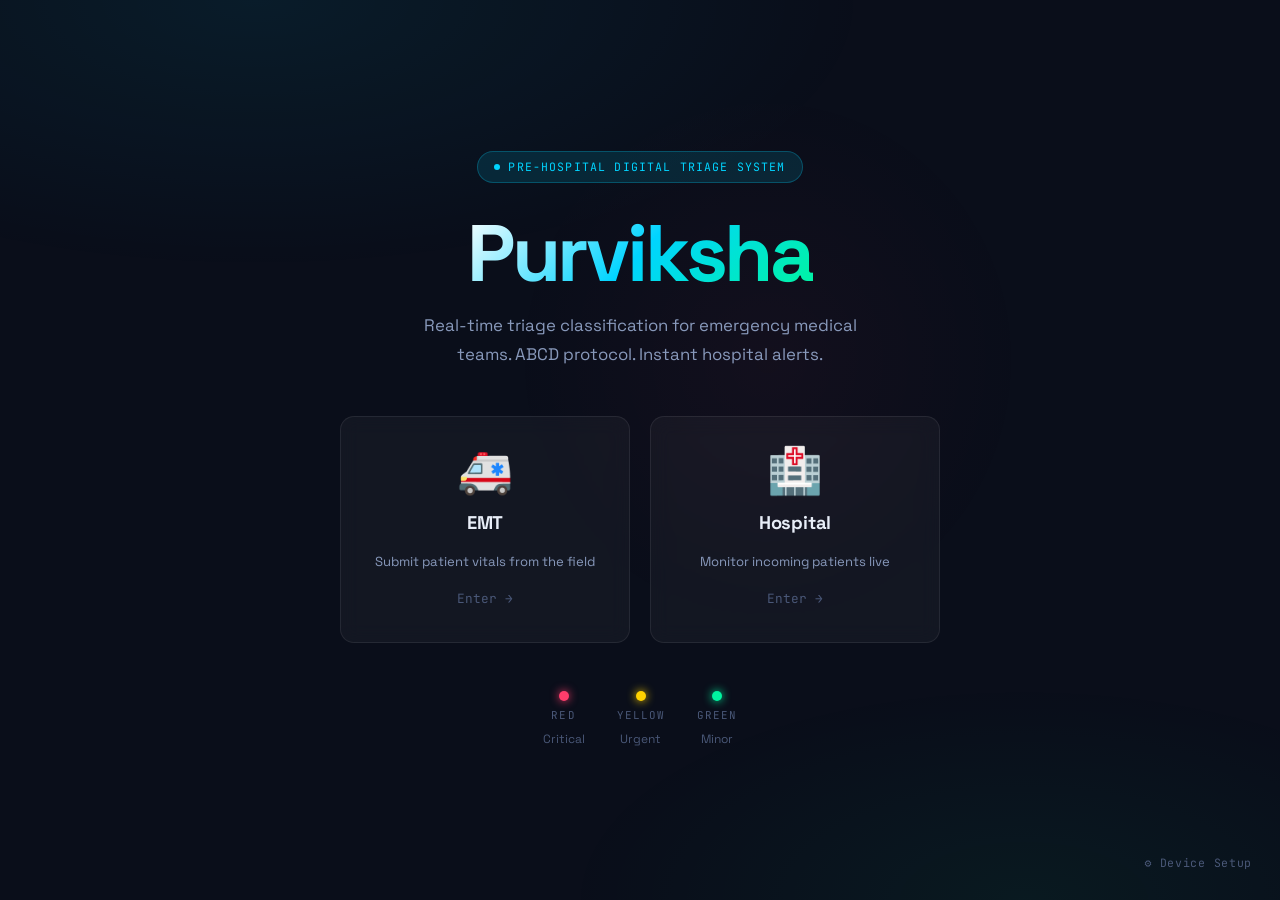
<file: index.html>
<!DOCTYPE html>
<html lang="en">
<head>
  <meta charset="UTF-8">
  <meta name="viewport" content="width=device-width, initial-scale=1.0">
  <title>Purviksha — Pre-Hospital Triage</title>
  <link rel="stylesheet" href="style.css">
  <style>
    .hero {
      min-height: 100vh;
      display: flex;
      flex-direction: column;
      align-items: center;
      justify-content: center;
      padding: 40px 20px;
      text-align: center;
      position: relative;
    }

    .hero-badge {
      display: inline-flex;
      align-items: center;
      gap: 8px;
      background: var(--cyan-dim);
      border: 1px solid rgba(0,212,255,0.25);
      border-radius: 50px;
      padding: 6px 16px;
      font-family: var(--mono);
      font-size: 0.72rem;
      color: var(--cyan);
      letter-spacing: 0.1em;
      text-transform: uppercase;
      margin-bottom: 28px;
      animation: fadeInUp 0.5s ease forwards;
    }

    .hero-badge .dot {
      width: 6px; height: 6px;
      background: var(--cyan);
      border-radius: 50%;
      animation: pulse-ring 2s infinite;
    }

    .hero-title {
      font-size: clamp(2.8rem, 7vw, 5rem);
      font-weight: 800;
      letter-spacing: -0.04em;
      line-height: 1.05;
      margin-bottom: 16px;
      background: linear-gradient(135deg, #ffffff 0%, var(--cyan) 50%, var(--green) 100%);
      -webkit-background-clip: text;
      -webkit-text-fill-color: transparent;
      background-clip: text;
      animation: fadeInUp 0.5s 0.1s ease both;
    }

    .hero-sub {
      font-size: 1.05rem;
      color: var(--text-mid);
      max-width: 480px;
      margin: 0 auto 48px;
      line-height: 1.7;
      animation: fadeInUp 0.5s 0.2s ease both;
    }

    .role-grid {
      display: grid;
      grid-template-columns: 1fr 1fr;
      gap: 20px;
      max-width: 600px;
      width: 100%;
      margin-bottom: 48px;
      animation: fadeInUp 0.5s 0.3s ease both;
    }

    .role-card {
      background: var(--surface);
      border: 1px solid var(--border);
      border-radius: var(--radius);
      padding: 32px 24px;
      cursor: pointer;
      text-decoration: none;
      display: flex;
      flex-direction: column;
      align-items: center;
      gap: 14px;
      transition: all var(--transition);
      backdrop-filter: blur(10px);
      position: relative;
      overflow: hidden;
    }

    .role-card::before {
      content: '';
      position: absolute;
      inset: 0;
      opacity: 0;
      transition: opacity var(--transition);
      border-radius: var(--radius);
    }

    .role-card.emt::before {
      background: radial-gradient(circle at 50% 0%, rgba(0,212,255,0.15) 0%, transparent 70%);
    }

    .role-card.hosp::before {
      background: radial-gradient(circle at 50% 0%, rgba(0,245,160,0.15) 0%, transparent 70%);
    }

    .role-card:hover {
      border-color: var(--border-hi);
      transform: translateY(-4px);
    }

    .role-card.emt:hover {
      border-color: rgba(0,212,255,0.4);
      box-shadow: 0 8px 32px rgba(0,212,255,0.15);
    }

    .role-card.hosp:hover {
      border-color: rgba(0,245,160,0.4);
      box-shadow: 0 8px 32px rgba(0,245,160,0.15);
    }

    .role-card:hover::before { opacity: 1; }

    .role-icon {
      font-size: 2.8rem;
      line-height: 1;
    }

    .role-title {
      font-size: 1.15rem;
      font-weight: 700;
      color: var(--text);
      letter-spacing: -0.01em;
    }

    .role-desc {
      font-size: 0.82rem;
      color: var(--text-mid);
      text-align: center;
      line-height: 1.5;
    }

    .role-arrow {
      font-size: 0.8rem;
      font-family: var(--mono);
      color: var(--text-dim);
      margin-top: 4px;
      transition: color var(--transition);
    }

    .role-card.emt:hover .role-arrow { color: var(--cyan); }
    .role-card.hosp:hover .role-arrow { color: var(--green); }

    /* Triage legend */
    .triage-legend {
      display: flex;
      gap: 32px;
      animation: fadeInUp 0.5s 0.4s ease both;
    }

    .legend-item {
      display: flex;
      flex-direction: column;
      align-items: center;
      gap: 6px;
    }

    .legend-dot {
      width: 10px; height: 10px;
      border-radius: 50%;
    }

    .legend-dot.red    { background: var(--red);    box-shadow: 0 0 10px var(--red); }
    .legend-dot.yellow { background: var(--yellow); box-shadow: 0 0 10px var(--yellow); }
    .legend-dot.green  { background: var(--green);  box-shadow: 0 0 10px var(--green); }

    .legend-label {
      font-family: var(--mono);
      font-size: 0.68rem;
      text-transform: uppercase;
      letter-spacing: 0.1em;
      color: var(--text-dim);
    }

    .legend-desc {
      font-size: 0.75rem;
      color: var(--text-dim);
    }

    .setup-link {
      position: absolute;
      bottom: 28px;
      right: 28px;
      font-family: var(--mono);
      font-size: 0.72rem;
      color: var(--text-dim);
      text-decoration: none;
      letter-spacing: 0.06em;
      transition: color var(--transition);
    }

    .setup-link:hover { color: var(--cyan); }

    @media (max-width: 500px) {
      .role-grid { grid-template-columns: 1fr; }
      .triage-legend { gap: 20px; }
    }
  </style>
</head>
<body>

  <div class="hero">

    <div class="hero-badge">
      <div class="dot"></div>
      Pre-Hospital Digital Triage System
    </div>

    <h1 class="hero-title">Purviksha</h1>

    <p class="hero-sub">
      Real-time triage classification for emergency medical teams.
      ABCD protocol. Instant hospital alerts.
    </p>

    <div class="role-grid">
      <a href="triage.html" class="role-card emt">
        <div class="role-icon">🚑</div>
        <div class="role-title">EMT</div>
        <div class="role-desc">Submit patient vitals from the field</div>
        <div class="role-arrow">Enter →</div>
      </a>

      <a href="dashboard.html" class="role-card hosp">
        <div class="role-icon">🏥</div>
        <div class="role-title">Hospital</div>
        <div class="role-desc">Monitor incoming patients live</div>
        <div class="role-arrow">Enter →</div>
      </a>
    </div>

    <div class="triage-legend">
      <div class="legend-item">
        <div class="legend-dot red"></div>
        <div class="legend-label">Red</div>
        <div class="legend-desc">Critical</div>
      </div>
      <div class="legend-item">
        <div class="legend-dot yellow"></div>
        <div class="legend-label">Yellow</div>
        <div class="legend-desc">Urgent</div>
      </div>
      <div class="legend-item">
        <div class="legend-dot green"></div>
        <div class="legend-label">Green</div>
        <div class="legend-desc">Minor</div>
      </div>
    </div>

    <a href="setup.html" class="setup-link">⚙ Device Setup</a>

  </div>

</body>
</html>
</file>
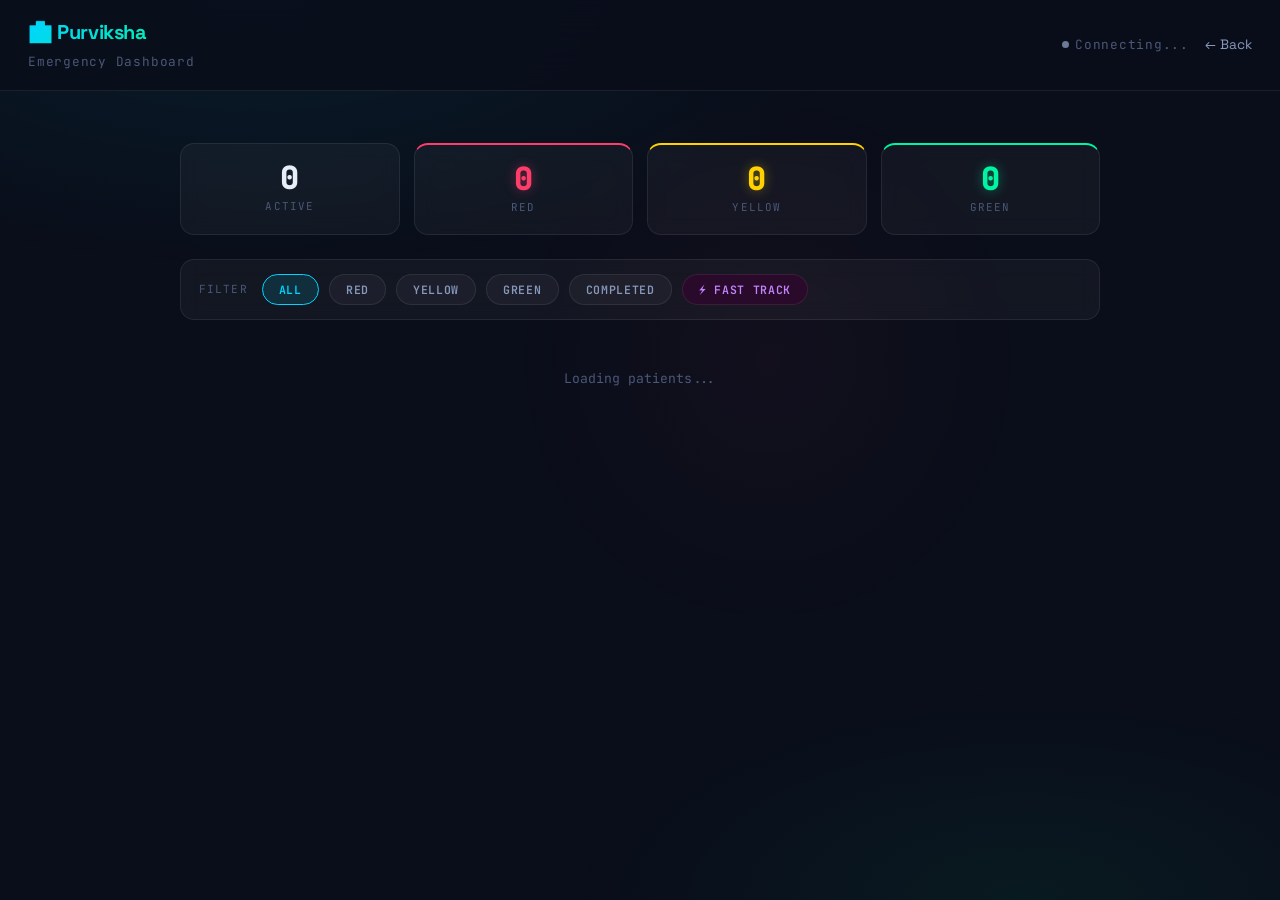
<file: dashboard.html>
<!DOCTYPE html>
<html lang="en">
<head>
  <meta charset="UTF-8">
  <meta name="viewport" content="width=device-width, initial-scale=1.0">
  <title>Purviksha — Hospital Dashboard</title>
  <link rel="stylesheet" href="style.css">
  <style>
    /* Stats grid */
    .stats-grid {
      display: grid;
      grid-template-columns: repeat(4, 1fr);
      gap: 14px;
      margin-bottom: 24px;
    }

    .stat-card {
      background: var(--surface);
      border: 1px solid var(--border);
      border-radius: var(--radius);
      padding: 18px 14px;
      text-align: center;
      backdrop-filter: blur(10px);
      transition: all var(--transition);
      cursor: pointer;
    }

    .stat-card:hover { border-color: var(--border-hi); transform: translateY(-2px); }

    .stat-card.active-filter { border-color: var(--cyan); box-shadow: 0 0 16px rgba(0,212,255,0.2); }

    .stat-num {
      font-size: 2rem;
      font-weight: 800;
      font-family: var(--mono);
      line-height: 1;
      margin-bottom: 4px;
    }

    .stat-label {
      font-size: 0.68rem;
      font-family: var(--mono);
      text-transform: uppercase;
      letter-spacing: 0.1em;
      color: var(--text-dim);
    }

    .stat-card.total .stat-num   { color: var(--text); }
    .stat-card.red .stat-num     { color: var(--red);    text-shadow: 0 0 12px rgba(255,61,107,0.4); }
    .stat-card.yellow .stat-num  { color: var(--yellow); text-shadow: 0 0 12px rgba(255,210,0,0.4); }
    .stat-card.green .stat-num   { color: var(--green);  text-shadow: 0 0 12px rgba(0,245,160,0.4); }
    .stat-card.comp .stat-num    { color: var(--gray); }

    .stat-card.red    { border-top: 2px solid var(--red); }
    .stat-card.yellow { border-top: 2px solid var(--yellow); }
    .stat-card.green  { border-top: 2px solid var(--green); }
    .stat-card.comp   { border-top: 2px solid var(--gray); }

    /* Filter bar */
    .filter-bar {
      background: var(--surface);
      border: 1px solid var(--border);
      border-radius: var(--radius);
      padding: 14px 18px;
      margin-bottom: 20px;
      display: flex;
      gap: 10px;
      align-items: center;
      flex-wrap: wrap;
      backdrop-filter: blur(10px);
    }

    .filter-label {
      font-family: var(--mono);
      font-size: 0.7rem;
      text-transform: uppercase;
      letter-spacing: 0.1em;
      color: var(--text-dim);
      margin-right: 4px;
    }

    .filter-btn {
      padding: 7px 16px;
      border-radius: 50px;
      font-family: var(--mono);
      font-size: 0.72rem;
      font-weight: 600;
      letter-spacing: 0.06em;
      text-transform: uppercase;
      cursor: pointer;
      border: 1px solid var(--border);
      background: var(--surface);
      color: var(--text-mid);
      transition: all var(--transition);
    }

    .filter-btn:hover { border-color: var(--border-hi); color: var(--text); }
    .filter-btn.active { background: var(--cyan-dim); border-color: var(--cyan); color: var(--cyan); }
    .filter-btn.f-red.active    { background: var(--red-dim);    border-color: var(--red);    color: var(--red); }
    .filter-btn.f-yellow.active { background: var(--yellow-dim); border-color: var(--yellow); color: var(--yellow); }
    .filter-btn.f-green.active  { background: var(--green-dim);  border-color: var(--green);  color: var(--green); }
    .filter-btn.f-comp.active   { background: var(--gray-dim);   border-color: var(--gray);   color: var(--gray); }



    /* Live alert banner */
    .live-alert {
      display: none;
      background: var(--red-dim);
      border: 1px solid rgba(255,61,107,0.4);
      border-radius: var(--radius);
      padding: 16px 20px;
      margin-bottom: 20px;
      animation: glow-pulse 1.5s infinite;
    }

    .live-alert-title {
      font-family: var(--mono);
      font-size: 0.75rem;
      color: var(--red);
      font-weight: 700;
      letter-spacing: 0.1em;
      text-transform: uppercase;
      margin-bottom: 8px;
    }

    /* Patient cards */
    .patient-card {
      background: var(--surface);
      border: 1px solid var(--border);
      border-radius: var(--radius);
      padding: 18px 20px;
      margin-bottom: 12px;
      backdrop-filter: blur(8px);
      transition: all var(--transition);
      animation: fadeInUp 0.3s ease forwards;
    }

    .patient-card:hover { border-color: var(--border-hi); }

    .patient-card.RED {
      border-color: rgba(255,61,107,0.3);
      box-shadow: inset 4px 0 0 var(--red), 0 0 0 1px rgba(255,61,107,0.15);
    }

    .patient-card.YELLOW {
      border-color: rgba(255,210,0,0.3);
      box-shadow: inset 4px 0 0 var(--yellow), 0 0 0 1px rgba(255,210,0,0.15);
    }

    .patient-card.GREEN {
      border-color: rgba(0,245,160,0.3);
      box-shadow: inset 4px 0 0 var(--green), 0 0 0 1px rgba(0,245,160,0.15);
    }

    .patient-card.completed {
      opacity: 0.5;
      filter: grayscale(0.5);
    }

    /* Status action buttons */
    .status-btn {
      padding: 6px 14px;
      border-radius: 50px;
      font-family: var(--mono);
      font-size: 0.7rem;
      font-weight: 600;
      letter-spacing: 0.06em;
      cursor: pointer;
      border: 1px solid var(--border);
      background: var(--surface);
      color: var(--text-mid);
      transition: all var(--transition);
    }

    .status-btn.receive { border-color: rgba(0,212,255,0.3); color: var(--cyan); }
    .status-btn.receive:hover { background: var(--cyan-dim); }
    .status-btn.treat { border-color: rgba(0,245,160,0.3); color: var(--green); }
    .status-btn.treat:hover { background: var(--green-dim); }

    .conn-status {
      font-family: var(--mono);
      font-size: 0.75rem;
      display: flex;
      align-items: center;
      gap: 6px;
    }

    .conn-dot {
      width: 7px; height: 7px;
      border-radius: 50%;
      background: var(--gray);
    }

    .conn-dot.live { background: var(--green); box-shadow: 0 0 8px var(--green); animation: pulse-ring 2s infinite; }
    .conn-dot.dead { background: var(--red); }

    @media (max-width: 600px) {
      .stats-grid { grid-template-columns: repeat(3, 1fr); }
    }
  </style>
</head>
<body>

  <div class="header">
    <div>
      <h1>🏥 Purviksha</h1>
      <span id="hospitalName">Emergency Dashboard</span>
    </div>
    <div style="margin-left: auto; display: flex; align-items: center; gap: 16px;">
      <div class="conn-status" id="connStatus">
        <div class="conn-dot" id="connDot"></div>
        <span id="connText">Connecting...</span>
      </div>
      <a href="index.html">← Back</a>
    </div>
  </div>

  <div class="container" style="margin-top: 28px;">

    <!-- STATS -->
    <div class="stats-grid">
      <div class="stat-card total" onclick="filterCards('ALL')">
        <div class="stat-num" id="count-total">0</div>
        <div class="stat-label">Active</div>
      </div>
      <div class="stat-card red" onclick="filterCards('RED')">
        <div class="stat-num" id="count-red">0</div>
        <div class="stat-label">Red</div>
      </div>
      <div class="stat-card yellow" onclick="filterCards('YELLOW')">
        <div class="stat-num" id="count-yellow">0</div>
        <div class="stat-label">Yellow</div>
      </div>
      <div class="stat-card green" onclick="filterCards('GREEN')">
        <div class="stat-num" id="count-green">0</div>
        <div class="stat-label">Green</div>
      </div>
    </div>

    <!-- FILTER BAR -->
    <div class="filter-bar">
      <span class="filter-label">Filter</span>
      <button class="filter-btn active" id="fbAll"      onclick="filterCards('ALL')">All</button>
      <button class="filter-btn f-red"   id="fbRed"      onclick="filterCards('RED')">Red</button>
      <button class="filter-btn f-yellow" id="fbYellow"  onclick="filterCards('YELLOW')">Yellow</button>
      <button class="filter-btn f-green"  id="fbGreen"   onclick="filterCards('GREEN')">Green</button>
      <button class="filter-btn f-comp"   id="fbComp"    onclick="filterCards('COMPLETED')">Completed</button>
      <button class="btn filter-btn" id="fbFast"
        onclick="filterCards('FAST_TRACK')"
        data-filter="FAST_TRACK"
        style="background:#2a0a2a; color:#c084fc;">
  ⚡ Fast Track
</button>
     
    </div>

    <!-- LIVE ALERT -->
    <div class="live-alert" id="live-alert">
      <div class="live-alert-title">🚨 New Incoming Patient</div>
      <div id="live-alert-content" style="font-size: 0.88rem; color: var(--text-mid);"></div>
    </div>

    <!-- PATIENT LIST -->
    <div id="patient-list">
      <div class="grid-loading">Loading patients...</div>
    </div>

  </div>

  <script src="https://purviksha-node.onrender.com/socket.io/socket.io.js"></script>
  <script src="api.js"></script>
  <script>
    const HOSP_LABEL = 'purviksha_hospital_label'
    let allRecords = [], currentFilter = 'ALL'

    var hospName = localStorage.getItem(HOSP_LABEL)
    if (hospName) document.getElementById('hospitalName').textContent = hospName + ' — Emergency Dashboard'

    const socket = io('https://purviksha-node.onrender.com')

    socket.on('connect', function() {
      document.getElementById('connDot').className = 'conn-dot live'
      document.getElementById('connText').textContent = 'Live'
      document.getElementById('connText').style.color = 'var(--green)'
    })

    socket.on('disconnect', function() {
      document.getElementById('connDot').className = 'conn-dot dead'
      document.getElementById('connText').textContent = 'Disconnected'
      document.getElementById('connText').style.color = 'var(--red)'
    })

    socket.on('new_triage_alert', function(data) {
      showLiveAlert(data); loadAllRecords()
    })

    function showLiveAlert(data) {
      var banner = document.getElementById('live-alert')
      document.getElementById('live-alert-content').innerHTML =
        '<strong style="color:var(--text)">' + (data.patient_name || 'Unknown') + '</strong>' +
        '&nbsp;·&nbsp;Age: ' + (data.age || '?') +
        '&nbsp;·&nbsp;<span class="badge badge-' + data.severity_level + '">' + data.severity_level + '</span>' +
        '&nbsp;·&nbsp;ETA: ' + data.eta_minutes + ' min' +
        (data.fast_track ? '&nbsp;·&nbsp;⚡ ' + data.fast_track_reason : '') +
        (data.vulnerable_population ? '&nbsp;·&nbsp;<span class="vulnerable-badge">⚠ Vulnerable</span>' : '')
      banner.style.display = 'block'
    }

    async function loadAllRecords() {
      try {
        var records = await getAllTriage()
        allRecords = records || []
        updateStats(); applyFilter()
      } catch(e) {
        document.getElementById('patient-list').innerHTML =
          '<div class="grid-loading" style="color:var(--red)">Failed to load. Is the backend running?</div>'
      }
    }

    function isActive(r)    { return r.status === 'PENDING' || r.status === 'RECEIVED' }
    function isCompleted(r) { return r.status === 'IN_TREATMENT' }

    function updateStats() {
  document.getElementById('count-total').textContent = allRecords.length
  document.getElementById('count-red').textContent =
    allRecords.filter(r =>
      (r.severity_level || r.severityLevel) === 'RED').length
  document.getElementById('count-yellow').textContent =
    allRecords.filter(r =>
      (r.severity_level || r.severityLevel) === 'YELLOW').length
  document.getElementById('count-green').textContent =
    allRecords.filter(r =>
      (r.severity_level || r.severityLevel) === 'GREEN').length
  document.getElementById('count-fasttrack').textContent =
    allRecords.filter(r =>
      r.fast_track === true || r.fastTrack === true).length
}

    function filterCards(filter) {
  currentFilter = filter

  // 🔥 FIX: update button highlight
  document.querySelectorAll('.filter-btn').forEach(btn => {
    btn.classList.remove('active')
  })

  // map filter → button id
  const map = {
    'ALL': 'fbAll',
    'RED': 'fbRed',
    'YELLOW': 'fbYellow',
    'GREEN': 'fbGreen',
    'COMPLETED': 'fbComp'
  }

  if (filter === 'FAST_TRACK') {
    // last button (no id assigned)
    document.querySelector('[data-filter="FAST_TRACK"]').classList.add('active')
  } else {
    document.getElementById(map[filter])?.classList.add('active')
  }

  // 🔽 your existing filtering logic
  const filtered = filter === 'ALL'
    ? allRecords
    : filter === 'FAST_TRACK'
    ? allRecords.filter(r => r.fast_track === true || r.fastTrack === true)
    : filter === 'COMPLETED'
    ? allRecords.filter(r => r.status === 'IN_TREATMENT')
    : allRecords.filter(r => {
        const sev = r.severity_level || r.severityLevel
        return sev === filter
      })

  renderCards(filtered)
}

    function applyFilter() {
      var filtered
      if (currentFilter === 'COMPLETED') {
        filtered = allRecords.filter(isCompleted)
      } else if (currentFilter === 'ALL') {
        filtered = allRecords.filter(isActive)
      } else {
        filtered = allRecords.filter(function(r) {
          return isActive(r) && (r.severity_level||r.severityLevel) === currentFilter
        })
      }
      renderCards(filtered)
    }

    function renderCards(records) {
      var list = document.getElementById('patient-list')
      if (!records || records.length === 0) {
        list.innerHTML = '<div class="grid-loading">' +
          (currentFilter === 'COMPLETED' ? 'No completed patients yet.' : 'No patients found.') + '</div>'
        return
      }
      var order = { RED: 0, YELLOW: 1, GREEN: 2 }
      records.sort(function(a,b) {
        var sA = a.severity_level||a.severityLevel, sB = b.severity_level||b.severityLevel
        return (order[sA]!==undefined?order[sA]:3) - (order[sB]!==undefined?order[sB]:3)
      })
      list.innerHTML = records.map(buildCard).join('')
    }

    function buildCard(r) {
      var severity  = r.severity_level || r.severityLevel
      var status    = r.status
      var id        = r._id || r.id
      var score     = r.total_score !== undefined ? r.total_score : (r.totalScore !== undefined ? r.totalScore : 0)
      var ft        = r.fast_track || r.fastTrack
      var ftr       = r.fast_track_reason || r.fastTrackReason
      var eta       = r.eta_minutes || r.etaMinutes
      var vuln      = r.vulnerable_population || r.vulnerablePopulation
      var isComp    = status === 'IN_TREATMENT'
      var time      = r.createdAt ? new Date(r.createdAt).toLocaleTimeString() : '—'

      var patInfo
      if (r.patient_id && typeof r.patient_id === 'object') {
        patInfo = (r.patient_id.name||'Unknown') + (r.patient_id.age ? ', Age ' + r.patient_id.age : '')
      } else { patInfo = r.patientId || 'Unknown' }

      var actions = ''
      if (!isComp) {
        if (status === 'PENDING') {
          actions = '<button class="status-btn receive" onclick="changeStatus(\'' + id + '\',\'RECEIVED\')">Mark Received</button>'
        } else if (status === 'RECEIVED') {
          actions = '<button class="status-btn treat" onclick="changeStatus(\'' + id + '\',\'IN_TREATMENT\')">Start Treatment</button>'
        }
      } else {
        actions = '<span style="font-family:var(--mono);font-size:0.72rem;color:var(--green);">✓ In Treatment</span>'
      }

      return '<div class="patient-card ' + severity + (isComp?' completed':'') + '">' +
        '<div style="display:flex;justify-content:space-between;align-items:flex-start;margin-bottom:14px;">' +
          '<div>' +
            '<span class="badge badge-' + severity + '">' + severity + '</span>' +
            (ft ? '<span style="margin-left:8px;font-family:var(--mono);font-size:0.72rem;color:var(--red);">⚡ '+ftr+'</span>' : '') +
            (vuln ? '<span class="vulnerable-badge">⚠ Vulnerable</span>' : '') +
            '<div style="font-size:1rem;font-weight:700;margin-top:8px;color:var(--text)">' + patInfo + '</div>' +
          '</div>' +
          '<div style="text-align:right;font-family:var(--mono);font-size:0.72rem;color:var(--text-dim);">' +
            '<div>Score <span style="color:var(--text);font-weight:600">' + score + '</span></div>' +
            '<div>ETA <span style="color:var(--text);font-weight:600">' + eta + ' min</span></div>' +
            '<div>' + time + '</div>' +
          '</div>' +
        '</div>' +
        '<div style="display:flex;gap:14px;font-size:0.8rem;color:var(--text-dim);margin-bottom:14px;flex-wrap:wrap;font-family:var(--mono);">' +
          '<span>RR <b style="color:var(--text)">' + (r.respiratory_rate||r.respiratoryRate||'—') + '</b></span>' +
          '<span>SpO2 <b style="color:var(--text)">' + (r.spo2||'—') + '%</b></span>' +
          '<span>PR <b style="color:var(--text)">' + (r.pulse_rate||r.pulseRate||'—') + '</b></span>' +
          '<span>SBP <b style="color:var(--text)">' + (r.sbp||'—') + '</b></span>' +
          '<span>AVPU <b style="color:var(--text)">' + (r.avpu||'—') + '</b></span>' +
          '<span>Airway <b style="color:var(--text)">' + (r.airway_status||r.airwayStatus||'—') + '</b></span>' +
        '</div>' +
        '<div style="display:flex;align-items:center;gap:12px;">' +
          '<span style="font-family:var(--mono);font-size:0.7rem;color:var(--text-dim);">STATUS: <span style="color:var(--text-mid)">' + status + '</span></span>' +
          actions +
        '</div>' +
      '</div>'
    }

    async function changeStatus(id, newStatus) {
      try { await updateTriageStatus(id, newStatus); await loadAllRecords() }
      catch(e) { alert('Failed to update status') }
    }

    window.onload = function() { loadAllRecords() }
  </script>

</body>
</html>
</file>
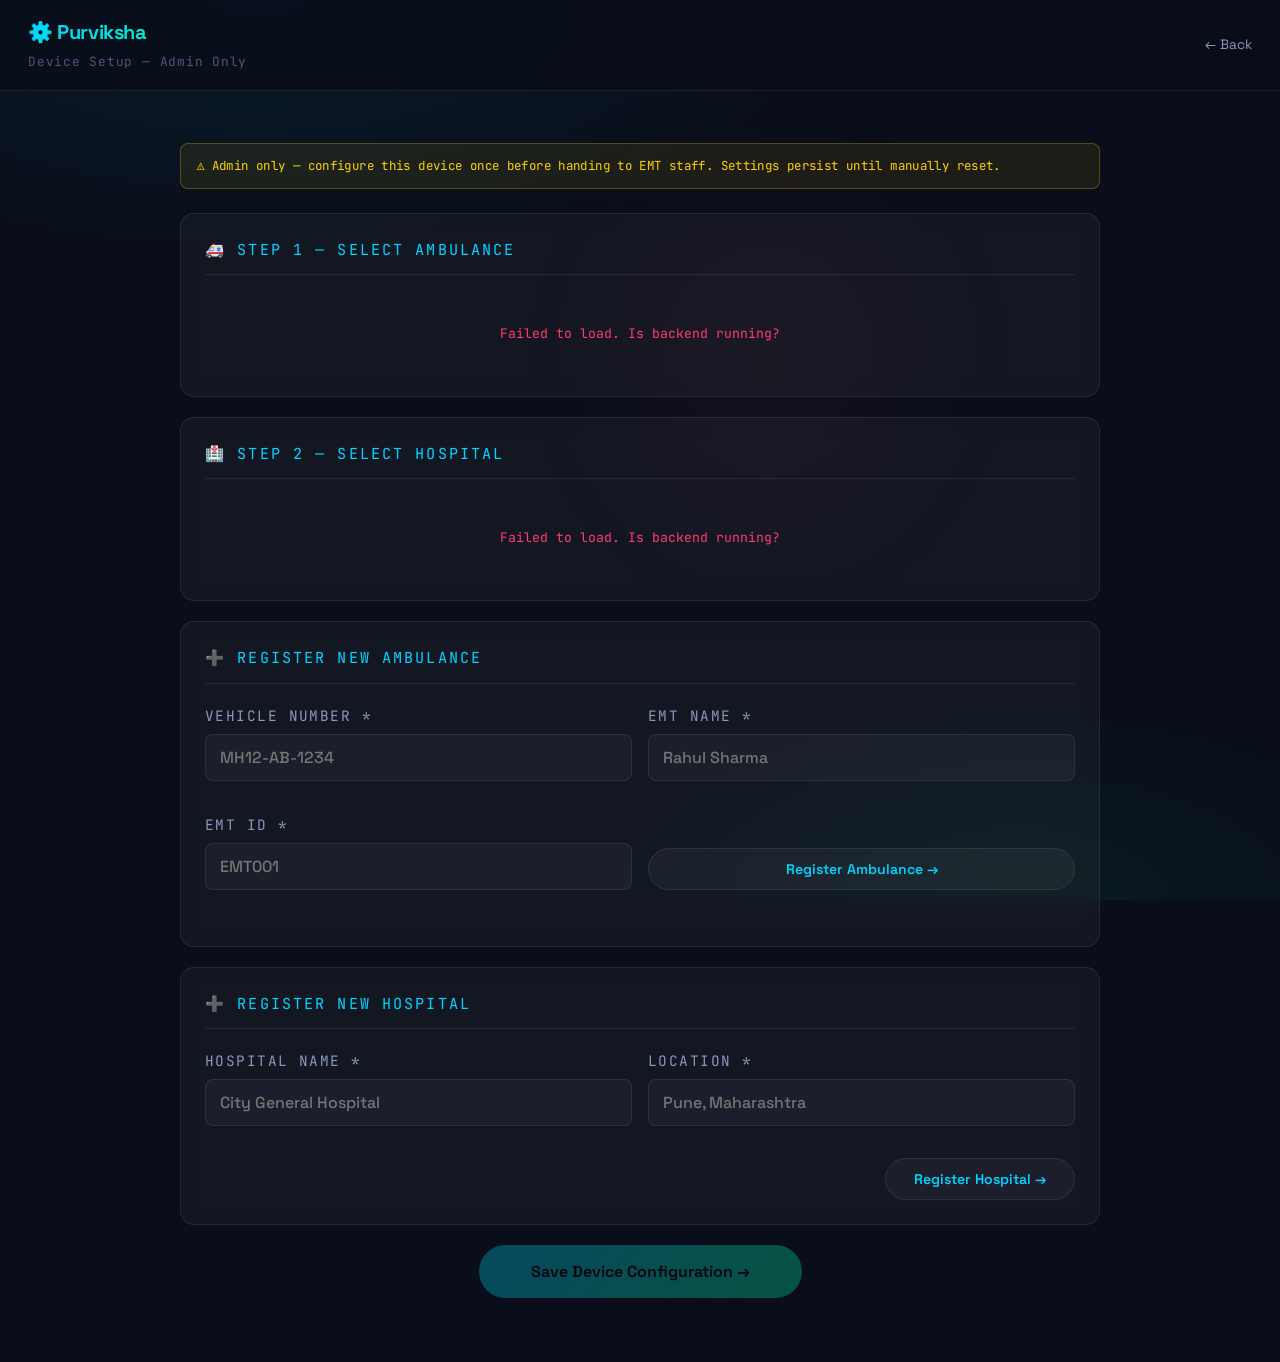
<file: setup.html>
<!DOCTYPE html>
<html lang="en">
<head>
  <meta charset="UTF-8">
  <meta name="viewport" content="width=device-width, initial-scale=1.0">
  <title>Purviksha — Device Setup</title>
  <link rel="stylesheet" href="style.css">
  <style>
    .setup-warning {
      background: rgba(255,210,0,0.08);
      border: 1px solid rgba(255,210,0,0.25);
      border-radius: var(--radius-sm);
      padding: 12px 16px;
      font-family: var(--mono);
      font-size: 0.78rem;
      color: var(--yellow);
      margin-bottom: 24px;
      letter-spacing: 0.03em;
    }

    .item-row {
      display: flex;
      align-items: center;
      background: var(--surface);
      border: 1px solid var(--border);
      border-radius: var(--radius-sm);
      padding: 13px 16px;
      margin-bottom: 10px;
      gap: 12px;
      transition: border-color var(--transition);
    }

    .item-row:hover { border-color: var(--border-hi); }
    .item-row.selected { border-color: var(--cyan); background: var(--cyan-dim); }
    .item-row.selected .item-check { opacity: 1; color: var(--cyan); }

    .item-info { flex: 1; cursor: pointer; }

    .item-title {
      font-size: 0.95rem;
      font-weight: 600;
      color: var(--text);
      margin-bottom: 2px;
    }

    .item-sub {
      font-size: 0.78rem;
      font-family: var(--mono);
      color: var(--text-dim);
    }

    .item-check {
      font-size: 1rem;
      opacity: 0;
      transition: opacity var(--transition);
      flex-shrink: 0;
    }

    .btn-delete {
      background: transparent;
      border: 1px solid rgba(255,61,107,0.3);
      color: var(--red);
      border-radius: var(--radius-sm);
      padding: 5px 10px;
      font-family: var(--mono);
      font-size: 0.7rem;
      cursor: pointer;
      flex-shrink: 0;
      transition: all var(--transition);
      letter-spacing: 0.04em;
    }

    .btn-delete:hover { background: var(--red-dim); }

    .current-assignment {
      background: var(--green-dim);
      border: 1px solid rgba(0,245,160,0.25);
      border-radius: var(--radius-sm);
      padding: 12px 16px;
      margin-bottom: 20px;
      font-size: 0.85rem;
      color: var(--green);
      display: none;
      font-family: var(--mono);
    }

    .success-box {
      display: none;
      background: var(--green-dim);
      border: 1px solid rgba(0,245,160,0.3);
      border-radius: var(--radius);
      padding: 32px;
      text-align: center;
      margin-bottom: 20px;
    }

    .success-box h3 { color: var(--green); font-size: 1.2rem; margin-bottom: 8px; }
    .success-box p  { color: var(--text-mid); font-size: 0.88rem; margin-bottom: 20px; font-family: var(--mono); }

    .btn-save {
      background: linear-gradient(135deg, var(--cyan), var(--green));
      color: #000;
      font-family: var(--sans);
      font-size: 1rem;
      font-weight: 700;
      padding: 16px 52px;
      border: none;
      border-radius: 50px;
      cursor: pointer;
      transition: all var(--transition);
      box-shadow: 0 4px 24px rgba(0,212,255,0.25);
    }

    .btn-save:hover { transform: translateY(-2px); box-shadow: 0 6px 32px rgba(0,212,255,0.4); }
    .btn-save:disabled { opacity: 0.3; cursor: not-allowed; transform: none; box-shadow: none; }

    .register-success {
      display: none;
      color: var(--green);
      font-family: var(--mono);
      font-size: 0.78rem;
      margin-top: 8px;
    }

    .btn-register {
      background: var(--surface);
      border: 1px solid var(--border);
      color: var(--cyan);
      font-family: var(--sans);
      font-size: 0.88rem;
      font-weight: 600;
      padding: 11px 20px;
      border-radius: 50px;
      cursor: pointer;
      transition: all var(--transition);
      width: 100%;
    }

    .btn-register:hover { border-color: var(--cyan); background: var(--cyan-dim); }
  </style>
</head>
<body>

  <div class="header">
    <div>
      <h1>⚙️ Purviksha</h1>
      <span>Device Setup — Admin Only</span>
    </div>
    <a href="index.html" style="margin-left: auto;">← Back</a>
  </div>

  <div class="container" style="margin-top: 28px;">

    <div class="setup-warning">
      ⚠ Admin only — configure this device once before handing to EMT staff. Settings persist until manually reset.
    </div>

    <div class="current-assignment" id="currentAssignment">
      ✓ Assigned: <strong id="currentAmbLabel"></strong> · <strong id="currentHospLabel"></strong>
      &nbsp;·&nbsp;
      <a href="#" onclick="resetDevice(); return false;"
         style="color:var(--red); text-decoration:none; font-size:0.78rem;">Reset</a>
    </div>

    <div class="success-box" id="successBox">
      <h3>✓ Device Configured</h3>
      <p id="successText"></p>
      <a href="index.html" class="btn-save" style="text-decoration:none; display:inline-block;">
        Go to Home →
      </a>
    </div>

    <div id="setupContent">

      <!-- Select ambulance -->
      <div class="card">
        <div class="section-title">🚑 Step 1 — Select Ambulance</div>
        <div id="ambList"><div class="grid-loading">Loading...</div></div>
        <span class="error-msg" id="err-amb" style="display:none;">Please select an ambulance</span>
      </div>

      <!-- Select hospital -->
      <div class="card">
        <div class="section-title">🏥 Step 2 — Select Hospital</div>
        <div id="hospList"><div class="grid-loading">Loading...</div></div>
        <span class="error-msg" id="err-hosp" style="display:none;">Please select a hospital</span>
      </div>

      <!-- Register ambulance -->
      <div class="card">
        <div class="section-title">➕ Register New Ambulance</div>
        <div class="form-row">
          <div class="form-group">
            <label>Vehicle Number *</label>
            <input type="text" id="new_vehicle" placeholder="MH12-AB-1234">
            <span class="error-msg" id="err-vehicle" style="display:none;">Required</span>
          </div>
          <div class="form-group">
            <label>EMT Name *</label>
            <input type="text" id="new_emt_name" placeholder="Rahul Sharma">
            <span class="error-msg" id="err-emt-name" style="display:none;">Required</span>
          </div>
        </div>
        <div class="form-row">
          <div class="form-group">
            <label>EMT ID *</label>
            <input type="text" id="new_emt_id" placeholder="EMT001">
            <span class="error-msg" id="err-emt-id" style="display:none;">Required</span>
          </div>
          <div class="form-group" style="justify-content:flex-end;">
            <button class="btn-register" type="button" onclick="registerAmbulance()">
              Register Ambulance →
            </button>
          </div>
        </div>
        <div class="register-success" id="amb-success">✓ Ambulance registered successfully.</div>
      </div>

      <!-- Register hospital -->
      <div class="card">
        <div class="section-title">➕ Register New Hospital</div>
        <div class="form-row">
          <div class="form-group">
            <label>Hospital Name *</label>
            <input type="text" id="new_hosp_name" placeholder="City General Hospital">
            <span class="error-msg" id="err-hosp-name" style="display:none;">Required</span>
          </div>
          <div class="form-group">
            <label>Location *</label>
            <input type="text" id="new_hosp_loc" placeholder="Pune, Maharashtra">
            <span class="error-msg" id="err-hosp-loc" style="display:none;">Required</span>
          </div>
        </div>
        <div style="text-align:right;">
          <button class="btn-register" type="button" onclick="registerHospital()" style="width:auto; padding: 11px 28px;">
            Register Hospital →
          </button>
        </div>
        <div class="register-success" id="hosp-success">✓ Hospital registered successfully.</div>
      </div>

      <!-- Save -->
      <div style="text-align:center; margin-bottom: 40px;">
        <button class="btn-save" id="btnSave" type="button" onclick="saveSetup()" disabled>
          Save Device Configuration →
        </button>
      </div>

    </div>
  </div>

  <script src="api.js"></script>
  <script>
    const AMB_KEY='purviksha_ambulance_id', AMB_LABEL='purviksha_ambulance_label'
    const HOSP_KEY='purviksha_hospital_id', HOSP_LABEL='purviksha_hospital_label'
    let selAmbId=null, selAmbLabel='', selHospId=null, selHospLabel=''

    window.onload = async function() {
      var eA=localStorage.getItem(AMB_KEY), eH=localStorage.getItem(HOSP_KEY)
      if (eA && eH) {
        document.getElementById('currentAmbLabel').textContent = localStorage.getItem(AMB_LABEL)||eA
        document.getElementById('currentHospLabel').textContent = localStorage.getItem(HOSP_LABEL)||eH
        document.getElementById('currentAssignment').style.display = 'block'
      }
      await loadAmbulances(); await loadHospitals()
    }

    async function loadAmbulances() {
      var list = document.getElementById('ambList')
      try {
        var ambs = await getAmbulances()
        if (!ambs||!ambs.length) { list.innerHTML='<div class="grid-loading">No ambulances yet. Register one below.</div>'; return }
        list.innerHTML=''
        ambs.forEach(function(a) {
          var id=a._id||a.id, vehicle=a.vehicle_number||a.vehicleNumber||'Unknown'
          var emt=a.emt_name||a.emtName||'Unknown EMT', label=vehicle+' — '+emt
          var row=document.createElement('div'); row.className='item-row'; row.id='ar-'+id
          row.innerHTML='<div class="item-info" onclick="selAmb(\''+id+'\',\''+label.replace(/'/g,"\\'")+'\',this.parentElement)">' +
            '<div class="item-title">'+vehicle+'</div><div class="item-sub">'+emt+'</div></div>' +
            '<div class="item-check">✓</div>' +
            '<button class="btn-delete" type="button" onclick="delAmb(\''+id+'\')">🗑 Delete</button>'
          list.appendChild(row)
        })
      } catch(e) { list.innerHTML='<div class="grid-loading" style="color:var(--red)">Failed to load. Is backend running?</div>' }
    }

    function selAmb(id, label, row) {
      document.querySelectorAll('#ambList .item-row').forEach(function(r){r.classList.remove('selected')})
      row.classList.add('selected'); selAmbId=id; selAmbLabel=label; checkReady()
    }

    async function delAmb(id) {
      if (!confirm('Delete this ambulance?')) return
      try { await deleteAmbulance(id); if(selAmbId===id){selAmbId=null;selAmbLabel='';checkReady()} await loadAmbulances() }
      catch(e) { alert('Failed: '+e.message) }
    }

    async function loadHospitals() {
      var list = document.getElementById('hospList')
      try {
        var hosps = await getHospitals()
        if (!hosps||!hosps.length) { list.innerHTML='<div class="grid-loading">No hospitals yet. Register one below.</div>'; return }
        list.innerHTML=''
        hosps.forEach(function(h) {
          var id=h._id||h.id, name=h.hospital_name||h.hospitalName||'Unknown', loc=h.location||'—'
          var row=document.createElement('div'); row.className='item-row'; row.id='hr-'+id
          row.innerHTML='<div class="item-info" onclick="selHosp(\''+id+'\',\''+name.replace(/'/g,"\\'")+'\',this.parentElement)">' +
            '<div class="item-title">'+name+'</div><div class="item-sub">📍 '+loc+'</div></div>' +
            '<div class="item-check">✓</div>' +
            '<button class="btn-delete" type="button" onclick="delHosp(\''+id+'\')">🗑 Delete</button>'
          list.appendChild(row)
        })
      } catch(e) { list.innerHTML='<div class="grid-loading" style="color:var(--red)">Failed to load. Is backend running?</div>' }
    }

    function selHosp(id, name, row) {
      document.querySelectorAll('#hospList .item-row').forEach(function(r){r.classList.remove('selected')})
      row.classList.add('selected'); selHospId=id; selHospLabel=name; checkReady()
    }

    async function delHosp(id) {
      if (!confirm('Delete this hospital?')) return
      try { await deleteHospital(id); if(selHospId===id){selHospId=null;selHospLabel='';checkReady()} await loadHospitals() }
      catch(e) { alert('Failed: '+e.message) }
    }

    function checkReady() {
      var s=document.getElementById('btnSave')
      s.disabled=!(selAmbId&&selHospId)
    }

    function saveSetup() {
      if (!selAmbId||!selHospId) return
      localStorage.setItem(AMB_KEY,selAmbId); localStorage.setItem(AMB_LABEL,selAmbLabel)
      localStorage.setItem(HOSP_KEY,selHospId); localStorage.setItem(HOSP_LABEL,selHospLabel)
      document.getElementById('currentAmbLabel').textContent=selAmbLabel
      document.getElementById('currentHospLabel').textContent=selHospLabel
      document.getElementById('currentAssignment').style.display='block'
      document.getElementById('setupContent').style.display='none'
      document.getElementById('successText').textContent='Ambulance: '+selAmbLabel+' · Hospital: '+selHospLabel
      document.getElementById('successBox').style.display='block'
    }

    function resetDevice() {
      if (!confirm('Remove all device configuration?')) return
      [AMB_KEY,AMB_LABEL,HOSP_KEY,HOSP_LABEL].forEach(function(k){localStorage.removeItem(k)})
      document.getElementById('currentAssignment').style.display='none'
      document.getElementById('successBox').style.display='none'
      document.getElementById('setupContent').style.display='block'
      document.querySelectorAll('.item-row.selected').forEach(function(r){r.classList.remove('selected')})
      selAmbId=null; selAmbLabel=''; selHospId=null; selHospLabel=''; checkReady()
    }

    async function registerAmbulance() {
      var v=document.getElementById('new_vehicle').value.trim()
      var n=document.getElementById('new_emt_name').value.trim()
      var i=document.getElementById('new_emt_id').value.trim()
      var ok=true
      function s(id,c){document.getElementById(id).style.display=c?'block':'none';if(c)ok=false}
      s('err-vehicle',!v); s('err-emt-name',!n); s('err-emt-id',!i)
      if (!ok) return
      try {
        await createAmbulance({vehicle_number:v,emt_name:n,emt_id:i})
        document.getElementById('new_vehicle').value=''
        document.getElementById('new_emt_name').value=''
        document.getElementById('new_emt_id').value=''
        var el=document.getElementById('amb-success'); el.style.display='block'
        setTimeout(function(){el.style.display='none'},3000)
        await loadAmbulances()
      } catch(e){alert('Failed: '+e.message)}
    }

    async function registerHospital() {
      var n=document.getElementById('new_hosp_name').value.trim()
      var l=document.getElementById('new_hosp_loc').value.trim()
      var ok=true
      function s(id,c){document.getElementById(id).style.display=c?'block':'none';if(c)ok=false}
      s('err-hosp-name',!n); s('err-hosp-loc',!l)
      if (!ok) return
      try {
        await createHospital({hospital_name:n,location:l})
        document.getElementById('new_hosp_name').value=''
        document.getElementById('new_hosp_loc').value=''
        var el=document.getElementById('hosp-success'); el.style.display='block'
        setTimeout(function(){el.style.display='none'},3000)
        await loadHospitals()
      } catch(e){alert('Failed: '+e.message)}
    }
  </script>

</body>
</html>
</file>
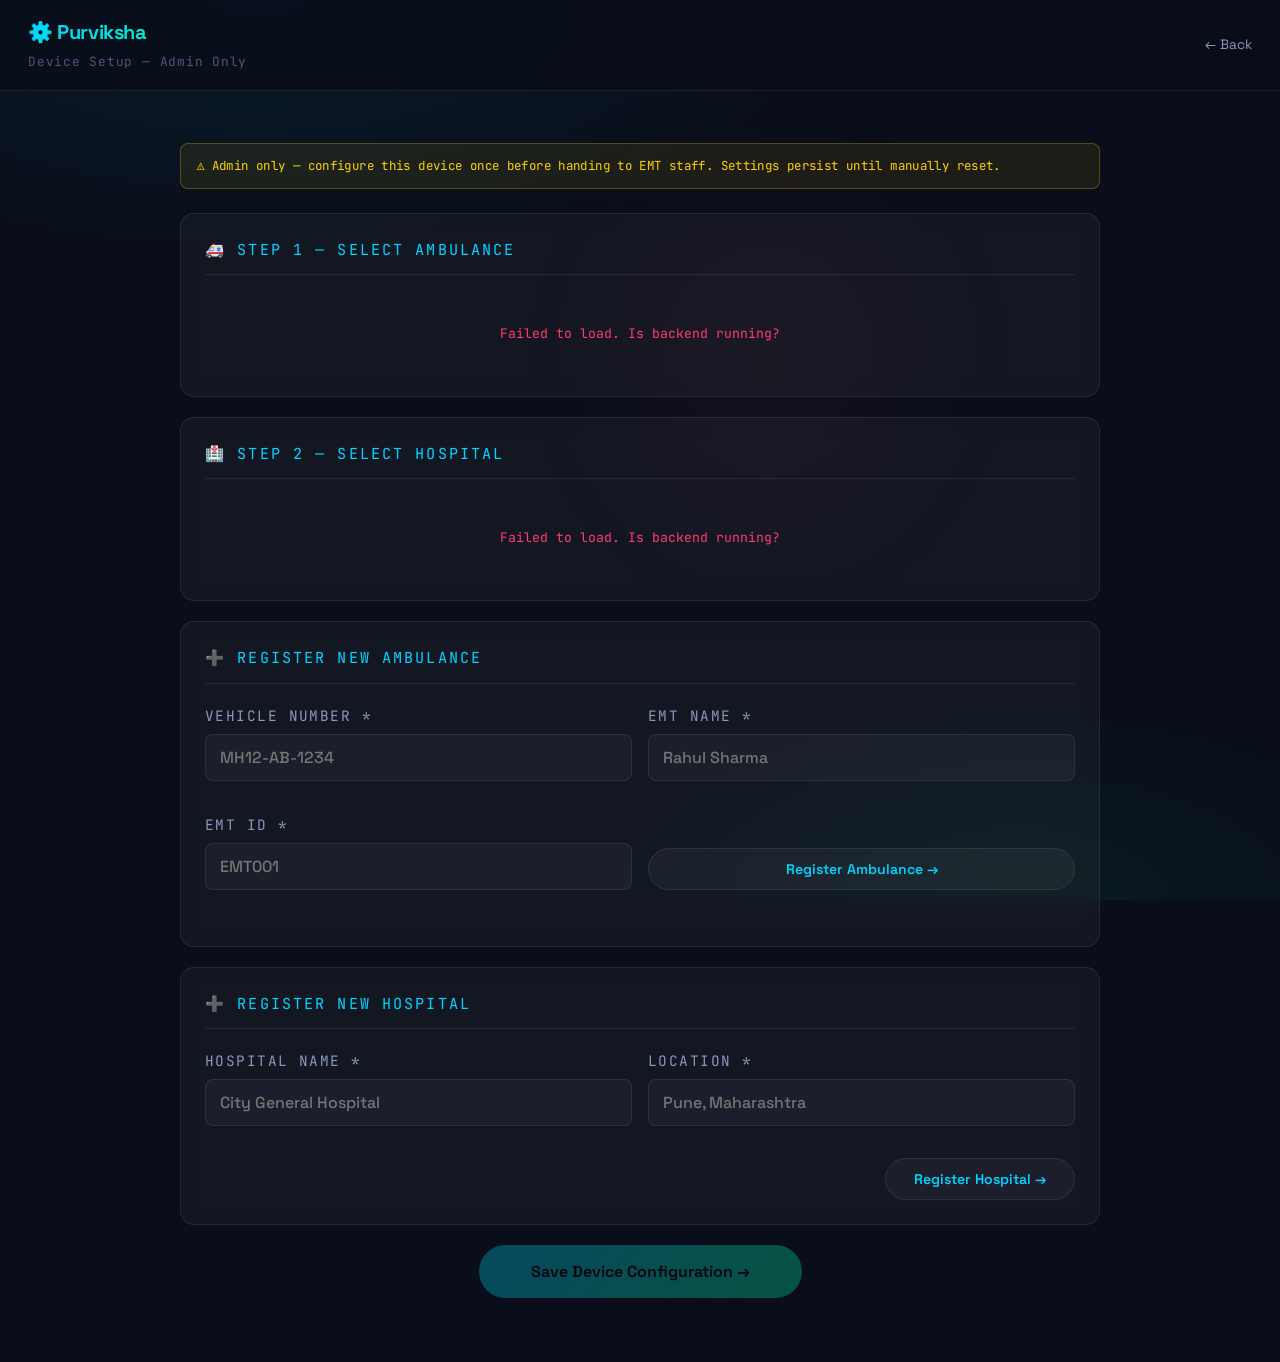
<file: triage.html>
<!DOCTYPE html>
<html lang="en">
<head>
  <meta charset="UTF-8">
  <meta name="viewport" content="width=device-width, initial-scale=1.0">
  <title>Purviksha — Triage Form</title>
  <link rel="stylesheet" href="style.css">
  <style>
    .amb-chip {
      display: none;
      align-items: center;
      gap: 8px;
      background: var(--cyan-dim);
      border: 1px solid rgba(0,212,255,0.25);
      border-radius: 50px;
      padding: 6px 14px;
      font-family: var(--mono);
      font-size: 0.75rem;
      color: var(--cyan);
      margin-bottom: 24px;
      width: fit-content;
    }

    .amb-dot {
      width: 7px; height: 7px;
      background: var(--green);
      border-radius: 50%;
      box-shadow: 0 0 8px var(--green);
      animation: pulse-ring 2s infinite;
    }

    /* Age brackets */
    .age-grid {
      display: grid;
      grid-template-columns: repeat(4, 1fr);
      gap: 8px;
      margin-top: 6px;
    }

    .age-btn {
      background: var(--surface);
      border: 1px solid var(--border);
      border-radius: var(--radius-sm);
      color: var(--text-mid);
      font-family: var(--mono);
      font-size: 0.78rem;
      font-weight: 600;
      padding: 10px 6px;
      cursor: pointer;
      text-align: center;
      transition: all var(--transition);
      -webkit-tap-highlight-color: transparent;
    }

    .age-btn:hover {
      border-color: var(--border-hi);
      color: var(--text);
    }

    .age-btn:active { transform: scale(0.95); }

    .age-btn.selected {
      background: var(--cyan-dim);
      border-color: var(--cyan);
      color: var(--cyan);
      box-shadow: 0 0 12px rgba(0,212,255,0.2);
    }

    /* Checkbox */
    .check-row {
      display: flex;
      align-items: center;
      gap: 10px;
      padding: 12px 14px;
      background: var(--surface);
      border: 1px solid var(--border);
      border-radius: var(--radius-sm);
      cursor: pointer;
      transition: border-color var(--transition);
      margin-top: 4px;
    }

    .check-row:hover { border-color: var(--border-hi); }

    .check-row input[type="checkbox"] {
      width: 16px; height: 16px;
      accent-color: var(--red);
      cursor: pointer;
      flex-shrink: 0;
    }

    .check-row label {
      font-size: 0.85rem;
      font-family: var(--sans);
      color: var(--text-mid);
      text-transform: none;
      letter-spacing: 0;
      cursor: pointer;
    }

    /* Fast track banner */
    .fast-track-banner {
      display: none;
      background: var(--red-dim);
      border: 1px solid rgba(255,61,107,0.35);
      border-radius: var(--radius-sm);
      padding: 12px 16px;
      font-family: var(--mono);
      font-size: 0.8rem;
      color: var(--red);
      margin-top: 12px;
      letter-spacing: 0.04em;
    }

    /* ETA stepper */
    .eta-stepper {
      display: flex;
      align-items: center;
      gap: 16px;
      background: var(--surface);
      border: 1px solid var(--border);
      border-radius: var(--radius-sm);
      padding: 14px 18px;
    }

    .eta-btn {
      width: 52px; height: 52px;
      background: linear-gradient(135deg, var(--cyan), #0099cc);
      color: #000;
      border: none;
      border-radius: var(--radius-sm);
      font-size: 1.4rem;
      font-weight: 700;
      cursor: pointer;
      display: flex;
      align-items: center;
      justify-content: center;
      flex-shrink: 0;
      user-select: none;
      -webkit-tap-highlight-color: transparent;
      transition: all var(--transition);
      box-shadow: 0 4px 16px rgba(0,212,255,0.2);
    }

    .eta-btn:active { transform: scale(0.92); }

    .eta-display { flex: 1; text-align: center; }

    .eta-value {
      font-size: 2.8rem;
      font-weight: 800;
      color: var(--text);
      line-height: 1;
      font-family: var(--mono);
    }

    .eta-unit {
      font-size: 0.72rem;
      color: var(--text-dim);
      font-family: var(--mono);
      text-transform: uppercase;
      letter-spacing: 0.1em;
      margin-top: 3px;
    }

    .eta-hint {
      font-size: 0.7rem;
      color: var(--text-dim);
      font-family: var(--mono);
      text-align: center;
      margin-top: 8px;
    }

    /* Submit button */
    .submit-wrap {
      text-align: center;
      margin-bottom: 40px;
    }

    .btn-submit-main {
      background: linear-gradient(135deg, var(--cyan), var(--green));
      color: #000;
      font-family: var(--sans);
      font-size: 1rem;
      font-weight: 700;
      padding: 16px 52px;
      border: none;
      border-radius: 50px;
      cursor: pointer;
      transition: all var(--transition);
      box-shadow: 0 4px 24px rgba(0,212,255,0.3);
      letter-spacing: 0.01em;
    }

    .btn-submit-main:hover {
      transform: translateY(-2px);
      box-shadow: 0 8px 32px rgba(0,212,255,0.45);
    }

    .btn-submit-main:active { transform: translateY(0); }

    .btn-submit-main:disabled {
      opacity: 0.35;
      cursor: not-allowed;
      transform: none;
      box-shadow: none;
    }

    /* Result screen */
    #result-label {
      font-family: var(--mono);
      font-size: 0.82rem;
      letter-spacing: 0.1em;
      text-transform: uppercase;
      margin-bottom: 8px;
      opacity: 0.8;
    }

    #result-score {
      font-family: var(--mono);
      font-size: 0.9rem;
      color: var(--text-mid);
      margin-top: 10px;
    }

    #result-fasttrack, #result-vulnerable {
      font-family: var(--mono);
      font-size: 0.78rem;
      margin-top: 6px;
      opacity: 0.8;
    }

    .btn-new-triage {
      background: var(--surface);
      border: 1px solid var(--border);
      color: var(--text-mid);
      font-family: var(--sans);
      font-size: 0.9rem;
      font-weight: 600;
      padding: 12px 32px;
      border-radius: 50px;
      cursor: pointer;
      transition: all var(--transition);
      margin-top: 8px;
    }

    .btn-new-triage:hover {
      border-color: var(--cyan);
      color: var(--cyan);
    }
  </style>
</head>
<body>

  <div class="header">
    <div>
      <h1>🚑 Purviksha</h1>
      <span>EMT Triage Form</span>
    </div>
    <a href="index.html" style="margin-left: auto;">← Back</a>
  </div>

  <div class="container" style="margin-top: 28px;">

    <div id="ambChip" class="amb-chip">
      <div class="amb-dot"></div>
      <span id="ambChipText"></span>
    </div>

    <!-- STEP 1: FAST TRACK -->
    <div class="card animate-in">
      <div class="section-title"> Step 1 — Fast Track Check</div>
      <p style="color: var(--text-mid); margin-bottom: 16px; font-size: 0.88rem; line-height: 1.6;">
        Check for immediately life-threatening conditions requiring bypass of ABCD scoring.
      </p>
      <div class="form-group">
        <label>Fast Track Condition</label>
        <select id="fast_track_reason" onchange="handleFastTrack()">
          <option value="NONE">None — Proceed to ABCD Assessment</option>
          <option value="CHEST_PAIN">Chest Pain with Radiation</option>
          <option value="SEIZURE">Active Seizure</option>
          <option value="UNCONSCIOUS">Unconscious</option>
          <option value="STROKE">Sudden Onset Weakness (Stroke)</option>
        </select>
      </div>
      <div id="fasttrack-alert" class="fast-track-banner">
         FAST TRACK RED — Skip ABCD. Proceed directly to submission.
      </div>
    </div>

    <!-- STEP 2: PATIENT INFO -->
    <div class="card animate-in" style="animation-delay: 0.05s">
      <div class="section-title">👤 Step 2 — Patient Information</div>
      <div class="form-row">
        <div class="form-group">
          <label>Patient Name *</label>
          <input type="text" id="patient_name" placeholder="Full name">
          <span class="error-msg" id="err-name">Name is required</span>
        </div>
        <div class="form-group">
          <label>Gender *</label>
          <select id="patient_gender">
            <option value="">Select gender</option>
            <option value="MALE">Male</option>
            <option value="FEMALE">Female</option>
            <option value="OTHER">Other</option>
          </select>
          <span class="error-msg" id="err-gender">Gender is required</span>
        </div>
      </div>

      <div class="form-group">
        <label>Age Bracket *</label>
        <div class="age-grid">
          <button class="age-btn" type="button" onclick="selectAge(this,'0-2')">0–2</button>
          <button class="age-btn" type="button" onclick="selectAge(this,'3-5')">3–5</button>
          <button class="age-btn" type="button" onclick="selectAge(this,'6-8')">6–8</button>
          <button class="age-btn" type="button" onclick="selectAge(this,'9-10')">9–10</button>
          <button class="age-btn" type="button" onclick="selectAge(this,'11-20')">11–20</button>
          <button class="age-btn" type="button" onclick="selectAge(this,'21-30')">21–30</button>
          <button class="age-btn" type="button" onclick="selectAge(this,'31-40')">31–40</button>
          <button class="age-btn" type="button" onclick="selectAge(this,'41-50')">41–50</button>
          <button class="age-btn" type="button" onclick="selectAge(this,'51-60')">51–60</button>
          <button class="age-btn" type="button" onclick="selectAge(this,'61-70')">61–70</button>
          <button class="age-btn" type="button" onclick="selectAge(this,'71+')">71+</button>
        </div>
        <span class="error-msg" id="err-age">Please select an age bracket</span>
      </div>

      <div class="form-group">
        <label>Contact</label>
        <input type="text" id="patient_contact" placeholder="Phone number (optional)">
      </div>

      <div class="check-row" onclick="document.getElementById('vulnerable_population').click()">
        <input type="checkbox" id="vulnerable_population">
        <label for="vulnerable_population">⚠️ Vulnerable Population — Pregnant / Pediatric</label>
      </div>
    </div>

    <!-- STEP 3: ABCD -->
    <div class="card animate-in" id="abcd-section" style="animation-delay: 0.1s">
      <div class="section-title">🩺 Step 3 — ABCD Clinical Assessment</div>

      <div class="form-group">
        <label>A — Airway Status *</label>
        <select id="airway_status">
          <option value="PATENT">Patent — Clear</option>
          <option value="OBSTRUCTED">Obstructed</option>
        </select>
      </div>

      <div class="form-row">
        <div class="form-group">
          <label>B — Respiratory Rate (br/min) *</label>
          <input type="number" id="respiratory_rate" placeholder="Normal: 12–20" min="0" max="60">
          <span class="error-msg" id="err-rr">Required</span>
        </div>
        <div class="form-group">
          <label>B — SpO2 (%) *</label>
          <input type="number" id="spo2" placeholder="Normal: ≥95" min="0" max="100">
          <span class="error-msg" id="err-spo2">Required</span>
        </div>
      </div>

      <div class="form-row">
        <div class="form-group">
          <label>C — Pulse Rate (bpm) *</label>
          <input type="number" id="pulse_rate" placeholder="Normal: 60–100" min="0" max="250">
          <span class="error-msg" id="err-pr">Required</span>
        </div>
        <div class="form-group">
          <label>C — Systolic BP (mmHg) *</label>
          <input type="number" id="sbp" placeholder="Normal: ≥90" min="0" max="300">
          <span class="error-msg" id="err-sbp">Required</span>
        </div>
      </div>

      <div class="form-row">
        <div class="form-group">
          <label>C — Capillary Refill Time *</label>
          <select id="crt">
            <option value="LESS_THAN_2">≤ 2 seconds (Normal)</option>
            <option value="MORE_THAN_2">&gt; 2 seconds (Delayed)</option>
          </select>
        </div>
        <div class="form-group">
          <label>D — AVPU Scale *</label>
          <select id="avpu">
            <option value="ALERT">Alert</option>
            <option value="VOICE">Responds to Voice</option>
            <option value="PAIN">Responds to Pain</option>
            <option value="UNRESPONSIVE">Unresponsive</option>
          </select>
        </div>
      </div>
    </div>

    <!-- STEP 4: ETA -->
    <div class="card animate-in" style="animation-delay: 0.15s">
      <div class="section-title"> Step 4 — Dispatch</div>
      <label style="display:block; margin-bottom: 10px;">Estimated Time of Arrival *</label>
      <div class="eta-stepper">
        <button class="eta-btn" type="button"
          onpointerdown="startEtaHold(-1)"
          onpointerup="stopEtaHold()"
          onpointerleave="stopEtaHold()">−</button>
        <div class="eta-display">
          <div class="eta-value" id="etaValue">10</div>
          <div class="eta-unit">minutes</div>
        </div>
        <button class="eta-btn" type="button"
          onpointerdown="startEtaHold(1)"
          onpointerup="stopEtaHold()"
          onpointerleave="stopEtaHold()">+</button>
      </div>
      <div class="eta-hint">Tap for ±1 min · Hold for ±5 min</div>
    </div>

    <!-- SUBMIT -->
    <div class="submit-wrap">
      <button class="btn-submit-main" id="btnSubmit" type="button" onclick="submitTriageForm()">
        Submit Triage →
      </button>
    </div>

    <!-- RESULT -->
    <div id="result-section" style="display:none;">
      <div id="result-box" class="result-box animate-in">
        <div id="result-label"></div>
        <h2 id="result-severity"></h2>
        <p id="result-score"></p>
        <p id="result-fasttrack"></p>
        <p id="result-vulnerable"></p>
      </div>
      <div style="text-align:center; margin-bottom: 40px;">
        <button class="btn-new-triage" type="button" onclick="resetForm()">
          + New Triage
        </button>
      </div>
    </div>

  </div>

  <script src="api.js"></script>
  <script>
    const AMB_KEY  = 'purviksha_ambulance_id'
    const AMB_LABEL = 'purviksha_ambulance_label'
    const HOSP_KEY = 'purviksha_hospital_id'

    let etaMinutes = 10, etaHoldInterval = null, etaHoldTimeout = null
    let ambulanceId = null, hospitalId = null, selectedAge = null

    window.onload = function() {
      ambulanceId = localStorage.getItem(AMB_KEY)
      hospitalId  = localStorage.getItem(HOSP_KEY)
      var ambLabel = localStorage.getItem(AMB_LABEL)
      if (!ambulanceId || !hospitalId) { window.location.href = 'setup.html'; return }
      document.getElementById('ambChipText').textContent = ambLabel || ambulanceId
      document.getElementById('ambChip').style.display = 'flex'
    }

    function selectAge(btn, bracket) {
      document.querySelectorAll('.age-btn').forEach(function(b) { b.classList.remove('selected') })
      btn.classList.add('selected')
      selectedAge = bracket
      document.getElementById('err-age').style.display = 'none'
    }

    function changeEta(delta) {
      etaMinutes = Math.max(1, Math.min(120, etaMinutes + delta))
      document.getElementById('etaValue').textContent = etaMinutes
    }

    function startEtaHold(dir) {
      changeEta(dir)
      etaHoldTimeout = setTimeout(function() {
        etaHoldInterval = setInterval(function() { changeEta(dir * 5) }, 200)
      }, 500)
    }

    function stopEtaHold() {
      clearTimeout(etaHoldTimeout); clearInterval(etaHoldInterval)
      etaHoldInterval = null; etaHoldTimeout = null
    }

    function handleFastTrack() {
      var val  = document.getElementById('fast_track_reason').value
      var alrt = document.getElementById('fasttrack-alert')
      var abcd = document.getElementById('abcd-section')
      if (val !== 'NONE') {
        alrt.style.display = 'block'; abcd.style.opacity = '0.35'; abcd.style.pointerEvents = 'none'
      } else {
        alrt.style.display = 'none'; abcd.style.opacity = '1'; abcd.style.pointerEvents = 'auto'
      }
    }

    function validate() {
      var valid = true
      var fastTrack = document.getElementById('fast_track_reason').value !== 'NONE'
      function show(id, condition) {
        document.getElementById(id).style.display = condition ? 'block' : 'none'
        if (condition) valid = false
      }
      show('err-name',   !document.getElementById('patient_name').value.trim())
      show('err-gender', !document.getElementById('patient_gender').value)
      show('err-age',    !selectedAge)
      if (!fastTrack) {
        show('err-rr',   !document.getElementById('respiratory_rate').value)
        show('err-spo2', !document.getElementById('spo2').value)
        show('err-pr',   !document.getElementById('pulse_rate').value)
        show('err-sbp',  !document.getElementById('sbp').value)
      }
      return valid
    }

    async function submitTriageForm() {
      if (!validate()) return
      var fastTrackReason = document.getElementById('fast_track_reason').value
      var isFastTrack     = fastTrackReason !== 'NONE'
      var isVulnerable    = document.getElementById('vulnerable_population').checked
      var btn = document.getElementById('btnSubmit')
      btn.disabled = true; btn.textContent = 'Submitting...'
      try {
        var patient = await createPatient({
          name:    document.getElementById('patient_name').value.trim(),
          age:     selectedAge,
          gender:  document.getElementById('patient_gender').value,
          contact: document.getElementById('patient_contact').value
        })
        if (!patient || !(patient._id || patient.id)) throw new Error('Patient creation failed')
        var patientId = patient._id || patient.id
        var payload = {
          patient_id: patientId, ambulance_id: ambulanceId, hospital_id: hospitalId,
          airway_status: document.getElementById('airway_status').value,
          respiratory_rate: parseInt(document.getElementById('respiratory_rate').value) || 16,
          spo2: parseFloat(document.getElementById('spo2').value) || 98,
          pulse_rate: parseInt(document.getElementById('pulse_rate').value) || 80,
          sbp: parseInt(document.getElementById('sbp').value) || 120,
          crt: document.getElementById('crt').value,
          avpu: document.getElementById('avpu').value,
          fast_track: isFastTrack, fast_track_reason: fastTrackReason,
          vulnerable_population: isVulnerable, eta_minutes: etaMinutes
        }
        var result = await submitTriage(payload)
        if (!result) throw new Error('No response from triage API')
        showResult(result, isVulnerable)
      } catch(e) {
        alert('Submission failed: ' + e.message)
      } finally {
        btn.disabled = false; btn.textContent = 'Submit Triage →'
      }
    }

    function showResult(data, isVulnerable) {
      var severity = data.severity_level
      document.getElementById('result-box').className = 'result-box animate-in ' + severity
      document.getElementById('result-severity').textContent = severity
      document.getElementById('result-label').textContent =
        severity === 'RED' ? '🔴 CRITICAL — Immediate' :
        severity === 'YELLOW' ? '🟡 URGENT — Delayed' : '🟢 MINOR — Minimal'
      document.getElementById('result-score').textContent = 'Triage Score: ' + data.total_score
      document.getElementById('result-fasttrack').textContent =
        data.fast_track ? '⚡ Fast Track: ' + data.fast_track_reason : ''
      document.getElementById('result-vulnerable').textContent =
        isVulnerable ? '⚠️ Vulnerable Population — Hospital Alerted' : ''
      document.getElementById('result-section').style.display = 'block'
      document.getElementById('result-section').scrollIntoView({ behavior: 'smooth' })
    }

    function resetForm() {
  // Reset state variables
  currentStep = 1
  selectedHospitalId = null
  selectedHospitalName = ''
  etaMinutes = 10
  fastTrack = null
  airway = null
  avpu = null
  crt = null
  gender = null

  // Hide result, show form
  document.getElementById('resultScreen').style.display = 'none'
  document.getElementById('formArea').style.display = 'block'

  // Reset all step panels
  document.querySelectorAll('.step-panel').forEach(p => {
    p.classList.remove('active')
  })
  document.getElementById('step1').classList.add('active')

  // Reset step indicators
  ;[1,2,3,4].forEach(i => {
    document.getElementById(`dot-${i}`).className =
      i === 1 ? 'step-dot active' : 'step-dot'
    document.getElementById(`lbl-${i}`).className =
      i === 1 ? 'active' : ''
  })

  // Clear all text and number inputs
  document.querySelectorAll('input[type="number"],input[type="text"]')
    .forEach(el => el.value = '')

  // Reset all toggle buttons to default state
  document.querySelectorAll('.toggle-btn')
    .forEach(el => el.className = 'toggle-btn')

  // Reset all CRT/airway/fasttrack buttons
  document.querySelectorAll('.crt-btn')
    .forEach(el => el.className = 'crt-btn')

  // Hide fast track banner
  document.getElementById('ftBanner').classList.remove('visible')

  // Hide all error messages
  document.querySelectorAll('.error-msg')
    .forEach(el => el.classList.remove('visible'))

  // Reset hospital selection
  document.querySelectorAll('.hosp-btn').forEach(b => {
    b.classList.remove('selected')
  })

  // Hide ETA section and disable submit
  document.getElementById('etaSection').classList.remove('visible')
  document.getElementById('btnSubmit').disabled = true

  // Reset ETA display
  document.getElementById('etaValue').textContent = '10'

  // Scroll to top
  window.scrollTo({ top: 0, behavior: 'smooth' })
}
  </script>

</body>
</html>
</file>
<file: style.css>
@import url('https://fonts.googleapis.com/css2?family=Space+Grotesk:wght@300;400;500;600;700&family=JetBrains+Mono:wght@400;600&display=swap');

/* ── CSS Variables ── */
:root {
  --bg-1: #0a0e1a;
  --bg-2: #0d1424;
  --surface: rgba(255,255,255,0.04);
  --surface-hover: rgba(255,255,255,0.08);
  --border: rgba(255,255,255,0.08);
  --border-hi: rgba(255,255,255,0.18);

  --text: #e8eef8;
  --text-mid: #8899bb;
  --text-dim: #4a5878;

  --cyan: #00d4ff;
  --cyan-dim: rgba(0,212,255,0.12);
  --cyan-glow: 0 0 24px rgba(0,212,255,0.35);

  --green: #00f5a0;
  --green-dim: rgba(0,245,160,0.1);
  --green-glow: 0 0 24px rgba(0,245,160,0.3);

  --yellow: #ffd200;
  --yellow-dim: rgba(255,210,0,0.1);
  --yellow-glow: 0 0 24px rgba(255,210,0,0.3);

  --red: #ff3d6b;
  --red-dim: rgba(255,61,107,0.1);
  --red-glow: 0 0 24px rgba(255,61,107,0.35);

  --gray: #6b7a99;
  --gray-dim: rgba(107,122,153,0.1);

  --mono: 'JetBrains Mono', monospace;
  --sans: 'Space Grotesk', sans-serif;

  --radius: 14px;
  --radius-sm: 8px;
  --transition: 0.2s cubic-bezier(0.4,0,0.2,1);
}

/* ── Reset ── */
*, *::before, *::after { box-sizing: border-box; margin: 0; padding: 0; }

html { scroll-behavior: smooth; }

body {
  font-family: var(--sans);
  background: var(--bg-1);
  color: var(--text);
  min-height: 100vh;
  line-height: 1.6;
  -webkit-font-smoothing: antialiased;
}

/* ── Background mesh ── */
body::before {
  content: '';
  position: fixed;
  inset: 0;
  background:
    radial-gradient(ellipse 80% 50% at 20% 0%, rgba(0,212,255,0.07) 0%, transparent 60%),
    radial-gradient(ellipse 60% 40% at 80% 100%, rgba(0,245,160,0.05) 0%, transparent 60%),
    radial-gradient(ellipse 40% 60% at 60% 40%, rgba(255,61,107,0.04) 0%, transparent 50%);
  pointer-events: none;
  z-index: 0;
}

body > * { position: relative; z-index: 1; }

/* ── Container ── */
.container {
  max-width: 960px;
  margin: 0 auto;
  padding: 24px 20px;
}

/* ── Header ── */
.header {
  background: rgba(10,14,26,0.85);
  backdrop-filter: blur(20px);
  -webkit-backdrop-filter: blur(20px);
  border-bottom: 1px solid var(--border);
  padding: 16px 28px;
  display: flex;
  align-items: center;
  gap: 14px;
  position: sticky;
  top: 0;
  z-index: 100;
}

.header h1 {
  font-family: var(--sans);
  font-size: 1.25rem;
  font-weight: 700;
  background: linear-gradient(135deg, var(--cyan), var(--green));
  -webkit-background-clip: text;
  -webkit-text-fill-color: transparent;
  background-clip: text;
  letter-spacing: -0.02em;
}

.header span {
  font-size: 0.8rem;
  color: var(--text-dim);
  font-family: var(--mono);
  letter-spacing: 0.06em;
}

.header a {
  color: var(--text-mid);
  text-decoration: none;
  font-size: 0.85rem;
  transition: color var(--transition);
}

.header a:hover { color: var(--cyan); }

/* ── Glass Card ── */
.card {
  background: var(--surface);
  border: 1px solid var(--border);
  border-radius: var(--radius);
  padding: 24px;
  margin-bottom: 20px;
  backdrop-filter: blur(10px);
  -webkit-backdrop-filter: blur(10px);
  transition: border-color var(--transition), box-shadow var(--transition);
}

.card:hover {
  border-color: var(--border-hi);
}

/* ── Section Title ── */
.section-title {
  font-size: 0.95rem;
  font-family: var(--mono);
  text-transform: uppercase;
  letter-spacing: 0.14em;
  color: var(--cyan);
  margin-bottom: 20px;
  padding-bottom: 12px;
  border-bottom: 1px solid var(--border);
  display: flex;
  align-items: center;
  gap: 8px;
}

/* ── Form Elements ── */
.form-row {
  display: grid;
  grid-template-columns: 1fr 1fr;
  gap: 16px;
  margin-bottom: 16px;
}

.form-group {
  display: flex;
  flex-direction: column;
  gap: 7px;
  margin-bottom: 16px;
}

label {
  font-size: 0.90rem;
  font-family: var(--mono);
  text-transform: uppercase;
  letter-spacing: 0.1em;
  color: var(--text-mid);
}

input[type="text"],
input[type="number"],
select {
  background: rgba(255,255,255,0.04);
  border: 1px solid var(--border);
  border-radius: var(--radius-sm);
  color: var(--text);
  font-family: var(--sans);
  font-size: 1rem;
  font-weight: 500;
  padding: 12px 14px;
  width: 100%;
  outline: none;
  transition: border-color var(--transition), box-shadow var(--transition);
  -webkit-appearance: none;
}

input:focus, select:focus {
  border-color: var(--cyan);
  box-shadow: 0 0 0 3px rgba(0,212,255,0.12);
}

select option { background: #0d1424; color: var(--text); }

/* ── Error messages ── */
.error-msg {
  font-size: 0.72rem;
  font-family: var(--mono);
  color: var(--red);
  display: none;
  margin-top: 2px;
}

/* ── Buttons ── */
.btn {
  padding: 11px 24px;
  border: none;
  border-radius: 50px;
  font-family: var(--sans);
  font-size: 0.9rem;
  font-weight: 600;
  cursor: pointer;
  transition: all var(--transition);
  letter-spacing: 0.01em;
}

.btn-primary {
  background: linear-gradient(135deg, var(--cyan), #0099cc);
  color: #000;
  box-shadow: 0 4px 20px rgba(0,212,255,0.25);
}

.btn-primary:hover {
  transform: translateY(-2px);
  box-shadow: 0 6px 28px rgba(0,212,255,0.4);
}

.btn-primary:active { transform: translateY(0); }

.btn-red {
  background: linear-gradient(135deg, var(--red), #cc1144);
  color: white;
}

.btn-green {
  background: linear-gradient(135deg, var(--green), #00aa77);
  color: #000;
}

/* ── Severity Badges ── */
.badge {
  display: inline-block;
  padding: 3px 10px;
  border-radius: 50px;
  font-size: 0.72rem;
  font-weight: 700;
  font-family: var(--mono);
  letter-spacing: 0.08em;
  text-transform: uppercase;
}

.badge-RED {
  background: var(--red-dim);
  color: var(--red);
  border: 1px solid rgba(255,61,107,0.3);
}

.badge-YELLOW {
  background: var(--yellow-dim);
  color: var(--yellow);
  border: 1px solid rgba(255,210,0,0.3);
}

.badge-GREEN {
  background: var(--green-dim);
  color: var(--green);
  border: 1px solid rgba(0,245,160,0.3);
}

/* ── Result Box ── */
.result-box {
  border-radius: var(--radius);
  padding: 36px 28px;
  text-align: center;
  margin: 20px 0;
  backdrop-filter: blur(10px);
}

.result-box.RED {
  background: var(--red-dim);
  border: 1px solid rgba(255,61,107,0.4);
  box-shadow: var(--red-glow);
}

.result-box.YELLOW {
  background: var(--yellow-dim);
  border: 1px solid rgba(255,210,0,0.4);
  box-shadow: var(--yellow-glow);
}

.result-box.GREEN {
  background: var(--green-dim);
  border: 1px solid rgba(0,245,160,0.4);
  box-shadow: var(--green-glow);
}

.result-box h2 {
  font-size: 3rem;
  font-weight: 800;
  letter-spacing: -0.03em;
  line-height: 1;
  margin: 8px 0;
}

.result-box.RED h2    { color: var(--red);    text-shadow: var(--red-glow); }
.result-box.YELLOW h2 { color: var(--yellow); text-shadow: var(--yellow-glow); }
.result-box.GREEN h2  { color: var(--green);  text-shadow: var(--green-glow); }

/* ── Patient Cards ── */
.patient-card {
  border-left: 4px solid var(--border);
  border-radius: var(--radius-sm);
  padding: 18px 20px;
  margin-bottom: 12px;
  background: var(--surface);
  border: 1px solid var(--border);
  backdrop-filter: blur(8px);
  transition: all var(--transition);
}

.patient-card:hover { border-color: var(--border-hi); }

.patient-card.RED {
  border-left: 4px solid var(--red);
  box-shadow: inset 4px 0 0 var(--red), var(--red-glow);
  box-shadow: 0 0 0 1px rgba(255,61,107,0.2), inset 3px 0 0 var(--red);
}

.patient-card.YELLOW {
  box-shadow: 0 0 0 1px rgba(255,210,0,0.2), inset 3px 0 0 var(--yellow);
}

.patient-card.GREEN {
  box-shadow: 0 0 0 1px rgba(0,245,160,0.2), inset 3px 0 0 var(--green);
}

.patient-card.completed {
  opacity: 0.55;
  filter: grayscale(0.4);
}

/* ── Animations ── */
@keyframes pulse-ring {
  0%   { transform: scale(1);   opacity: 0.8; }
  50%  { transform: scale(1.05); opacity: 0.4; }
  100% { transform: scale(1);   opacity: 0.8; }
}

@keyframes fadeInUp {
  from { opacity: 0; transform: translateY(16px); }
  to   { opacity: 1; transform: translateY(0); }
}

@keyframes glow-pulse {
  0%, 100% { box-shadow: 0 0 12px rgba(0,212,255,0.2); }
  50%       { box-shadow: 0 0 28px rgba(0,212,255,0.5); }
}

@keyframes spin {
  to { transform: rotate(360deg); }
}

.animate-in {
  animation: fadeInUp 0.4s ease forwards;
}

/* ── Scrollbar ── */
::-webkit-scrollbar { width: 6px; }
::-webkit-scrollbar-track { background: transparent; }
::-webkit-scrollbar-thumb {
  background: var(--border-hi);
  border-radius: 3px;
}
::-webkit-scrollbar-thumb:hover { background: var(--cyan); }

/* ── Vulnerable badge ── */
.vulnerable-badge {
  display: inline-block;
  background: var(--red-dim);
  border: 1px solid rgba(255,61,107,0.35);
  color: var(--red);
  font-size: 0.7rem;
  font-weight: 700;
  font-family: var(--mono);
  padding: 2px 8px;
  border-radius: 50px;
  margin-left: 8px;
  letter-spacing: 0.06em;
}

/* ── Grid loading ── */
.grid-loading {
  text-align: center;
  padding: 28px;
  color: var(--text-dim);
  font-family: var(--mono);
  font-size: 0.82rem;
}

/* ── Responsive ── */
@media (max-width: 600px) {
  .form-row { grid-template-columns: 1fr; }
  .container { padding: 16px; }
}
</file>
